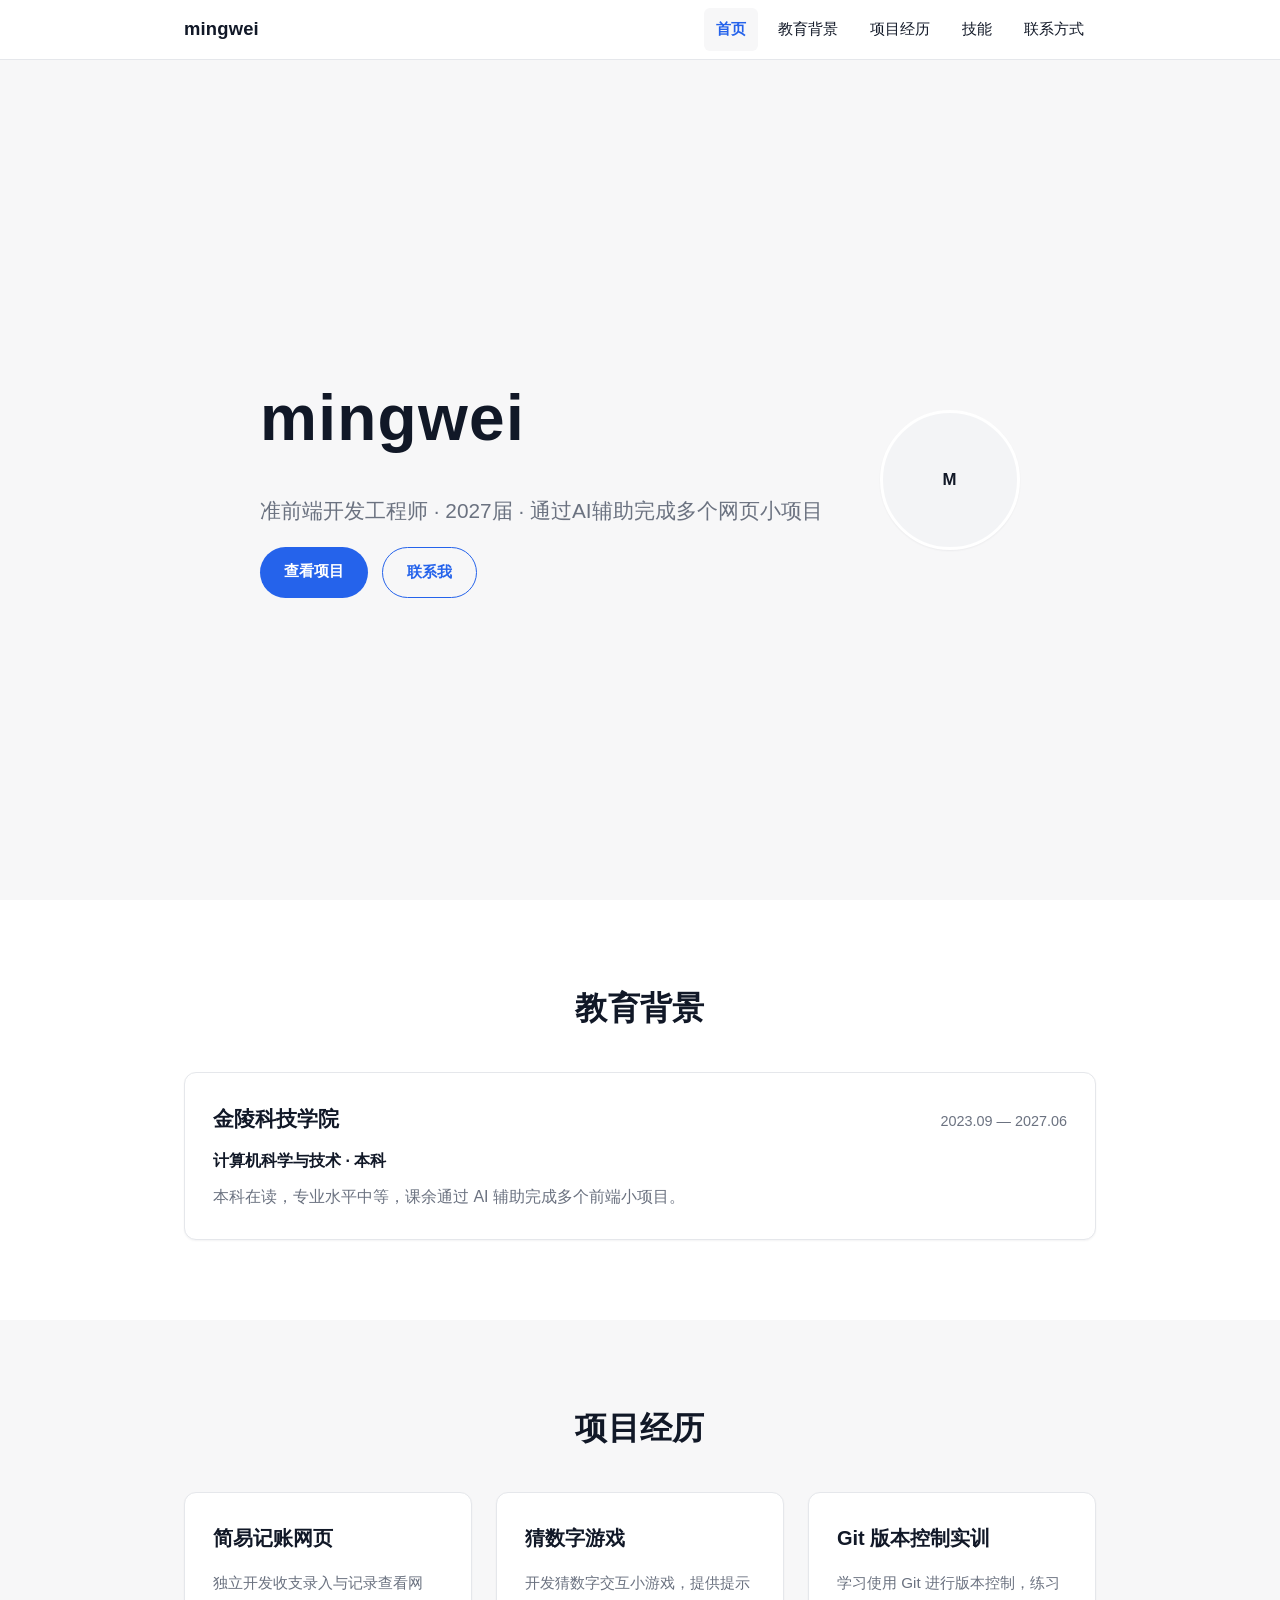
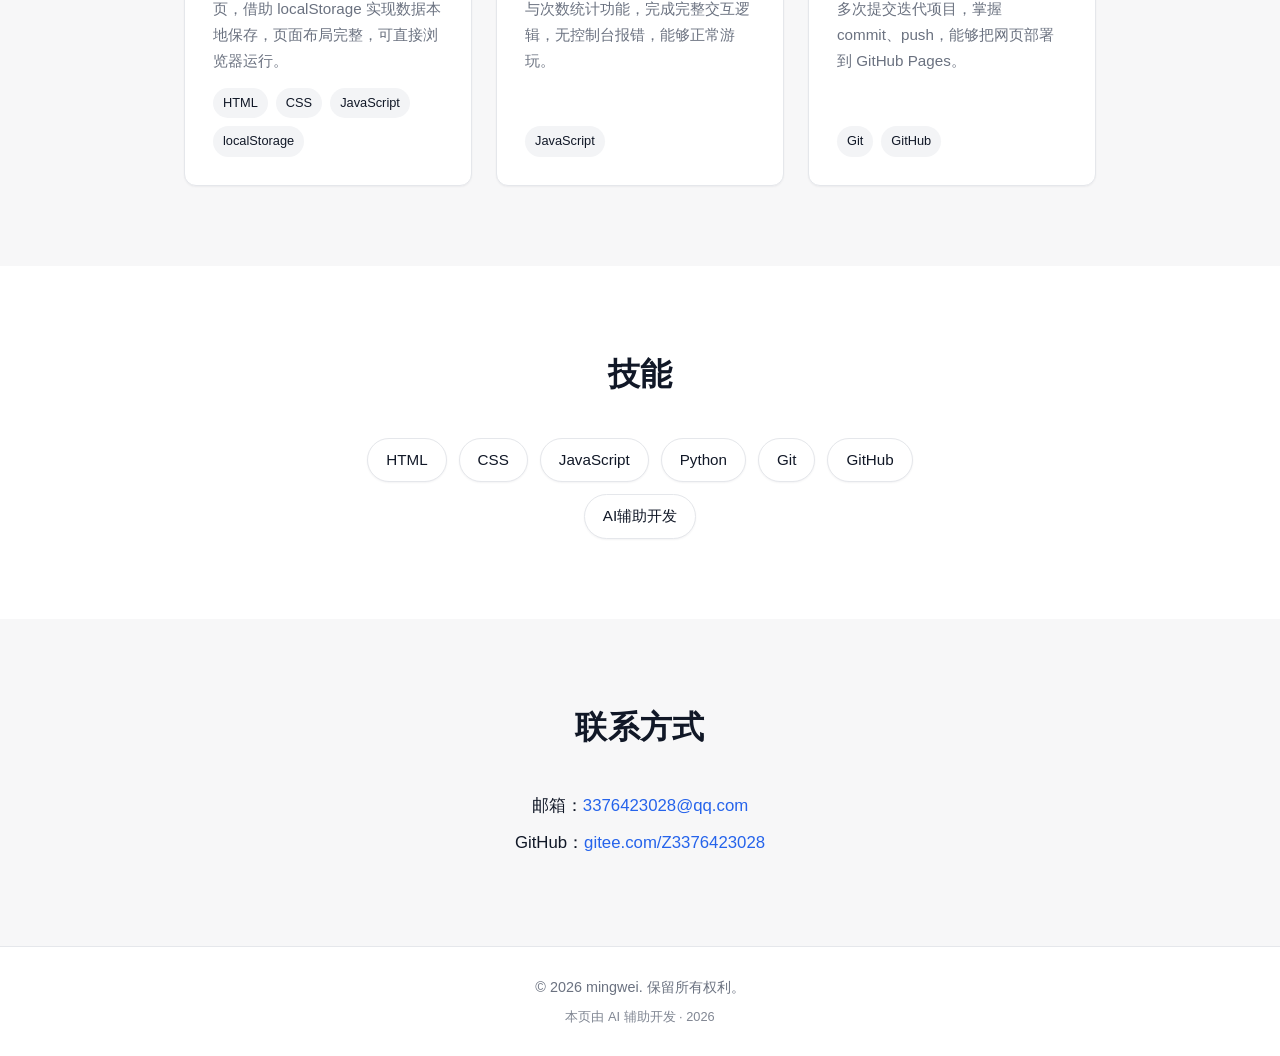
<file: index.html>
<!DOCTYPE html>
<html lang="zh-CN">
<head>
  <meta charset="UTF-8">
  <meta name="viewport" content="width=device-width, initial-scale=1.0">
  <title>mingwei · 个人主页</title>
  <link rel="stylesheet" href="style.css">
</head>
<body>
  <!-- ① 顶部导航 -->
  <header class="navbar">
    <div class="nav-inner">
      <a href="#hero" class="nav-brand">mingwei</a>
      <button class="nav-toggle" aria-label="切换菜单" aria-expanded="false">
        <span></span><span></span><span></span>
      </button>
      <nav class="nav-links" aria-label="主导航">
        <a href="#hero">首页</a>
        <a href="#education">教育背景</a>
        <a href="#projects">项目经历</a>
        <a href="#skills">技能</a>
        <a href="#contact">联系方式</a>
      </nav>
    </div>
  </header>

  <!-- ② 首屏 -->
  <section id="hero" class="hero">
    <div class="hero-inner">
      <div class="avatar" aria-hidden="true">M</div>
      <h1 class="hero-name">mingwei</h1>
      <p class="hero-tagline">准前端开发工程师 · 2027届 · 通过AI辅助完成多个网页小项目</p>
      <div class="hero-actions">
        <a href="#projects" class="btn btn-primary">查看项目</a>
        <a href="#contact" class="btn btn-ghost">联系我</a>
      </div>
    </div>
  </section>

  <!-- ③ 教育背景 -->
  <section id="education" class="section">
    <div class="container">
      <h2 class="section-title">教育背景</h2>
      <div class="edu-card">
        <div class="edu-head">
          <h3>金陵科技学院</h3>
          <span class="edu-time">2023.09 — 2027.06</span>
        </div>
        <p class="edu-major">计算机科学与技术 · 本科</p>
        <p class="edu-desc">本科在读，专业水平中等，课余通过 AI 辅助完成多个前端小项目。</p>
      </div>
    </div>
  </section>

  <!-- ④ 项目经历 -->
  <section id="projects" class="section section-alt">
    <div class="container">
      <h2 class="section-title">项目经历</h2>
      <div class="project-grid">
        <article class="project-card">
          <h3 class="project-title">简易记账网页</h3>
          <p class="project-desc">独立开发收支录入与记录查看网页，借助 localStorage 实现数据本地保存，页面布局完整，可直接浏览器运行。</p>
          <ul class="tag-list">
            <li>HTML</li>
            <li>CSS</li>
            <li>JavaScript</li>
            <li>localStorage</li>
          </ul>
        </article>
        <article class="project-card">
          <h3 class="project-title">猜数字游戏</h3>
          <p class="project-desc">开发猜数字交互小游戏，提供提示与次数统计功能，完成完整交互逻辑，无控制台报错，能够正常游玩。</p>
          <ul class="tag-list">
            <li>JavaScript</li>
          </ul>
        </article>
        <article class="project-card">
          <h3 class="project-title">Git 版本控制实训</h3>
          <p class="project-desc">学习使用 Git 进行版本控制，练习多次提交迭代项目，掌握 commit、push，能够把网页部署到 GitHub Pages。</p>
          <ul class="tag-list">
            <li>Git</li>
            <li>GitHub</li>
          </ul>
        </article>
      </div>
    </div>
  </section>

  <!-- ⑤ 技能 -->
  <section id="skills" class="section">
    <div class="container">
      <h2 class="section-title">技能</h2>
      <div class="skill-cloud">
        <span class="skill-tag">HTML</span>
        <span class="skill-tag">CSS</span>
        <span class="skill-tag">JavaScript</span>
        <span class="skill-tag">Python</span>
        <span class="skill-tag">Git</span>
        <span class="skill-tag">GitHub</span>
        <span class="skill-tag">AI辅助开发</span>
      </div>
    </div>
  </section>

  <!-- ⑥ 联系方式 -->
  <section id="contact" class="section section-alt">
    <div class="container contact">
      <h2 class="section-title">联系方式</h2>
      <p class="contact-item">
        邮箱：<a href="mailto:3376423028@qq.com">3376423028@qq.com</a>
      </p>
      <p class="contact-item">
        GitHub：<a href="https://gitee.com/Z3376423028" target="_blank" rel="noopener noreferrer">gitee.com/Z3376423028</a>
      </p>
    </div>
  </section>

  <!-- 页脚 -->
  <footer class="footer">
    <p>&copy; 2026 mingwei. 保留所有权利。</p>
    <p class="footer-ai">本页由 AI 辅助开发 · 2026</p>
  </footer>

  <script src="script.js"></script>
</body>
</html>
</file>
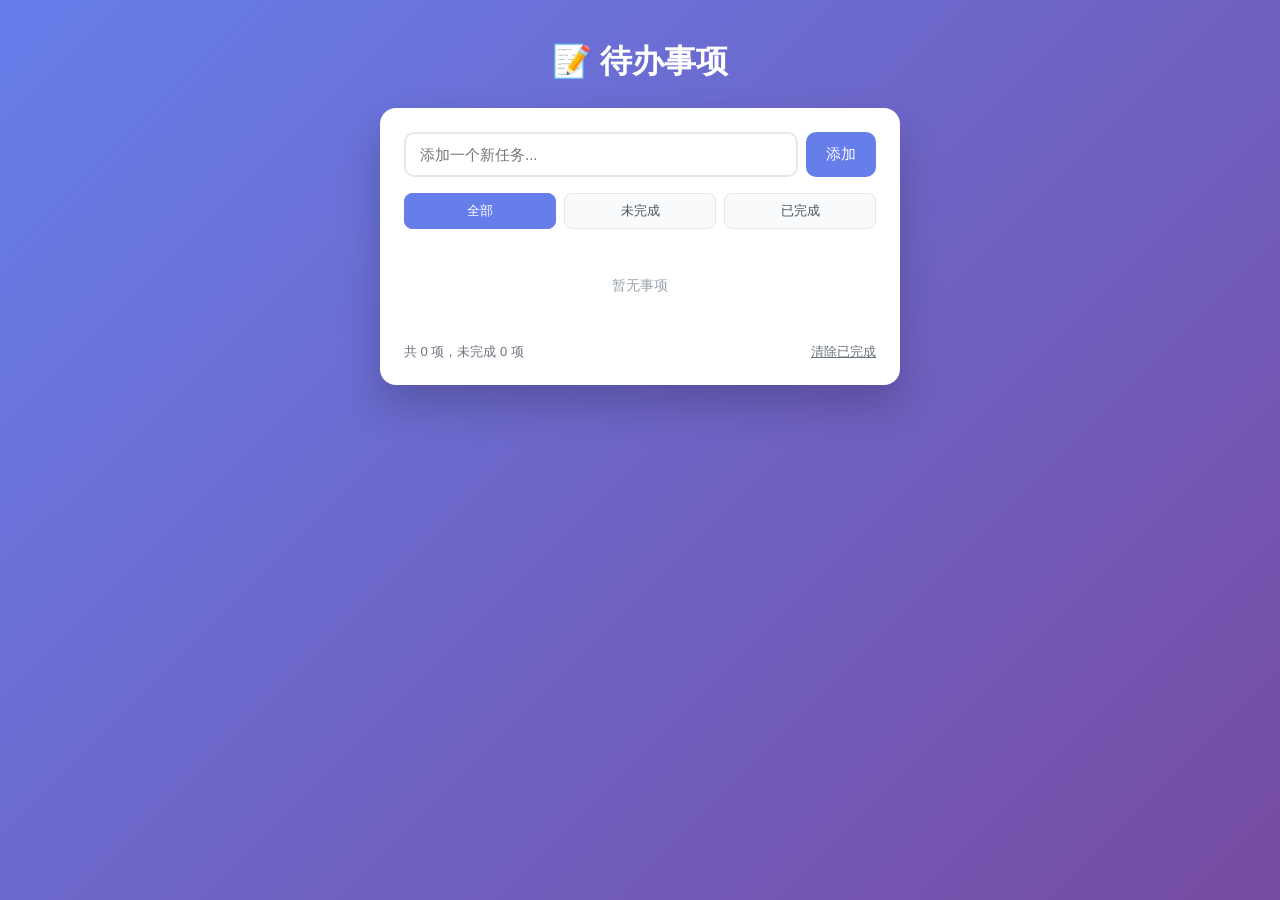
<file: vibe-training/task2-ledger/todo-app/index.html>
<!DOCTYPE html>
<html lang="zh-CN">
<head>
<meta charset="UTF-8">
<meta name="viewport" content="width=device-width, initial-scale=1.0">
<title>待办事项</title>
<style>
  * { box-sizing: border-box; margin: 0; padding: 0; }
  body {
    font-family: -apple-system, "Segoe UI", "Microsoft YaHei", sans-serif;
    background: linear-gradient(135deg, #667eea 0%, #764ba2 100%);
    min-height: 100vh; display: flex; justify-content: center; padding: 40px 16px;
  }
  .app { width: 100%; max-width: 520px; }
  h1 { color: #fff; text-align: center; margin-bottom: 24px; font-weight: 600; }
  .card {
    background: #fff; border-radius: 16px; padding: 24px;
    box-shadow: 0 20px 40px rgba(0,0,0,.2);
  }
  form { display: flex; gap: 8px; margin-bottom: 16px; }
  input[type="text"] {
    flex: 1; padding: 12px 14px; border: 2px solid #e5e7eb; border-radius: 10px;
    font-size: 15px; outline: none; transition: border-color .2s;
  }
  input[type="text"]:focus { border-color: #667eea; }
  button.add {
    padding: 12px 20px; background: #667eea; color: #fff; border: none;
    border-radius: 10px; font-size: 15px; cursor: pointer; transition: background .2s;
  }
  button.add:hover { background: #5568d3; }
  .filters { display: flex; gap: 8px; margin-bottom: 16px; }
  .filters button {
    flex: 1; padding: 8px; border: 1px solid #e5e7eb; background: #f9fafb;
    border-radius: 8px; cursor: pointer; font-size: 13px; color: #4b5563;
  }
  .filters button.active { background: #667eea; color: #fff; border-color: #667eea; }
  ul { list-style: none; }
  li {
    display: flex; align-items: center; gap: 12px; padding: 12px 8px;
    border-bottom: 1px solid #f3f4f6; animation: fadeIn .25s ease;
  }
  @keyframes fadeIn { from { opacity: 0; transform: translateY(-4px); } to { opacity: 1; } }
  li input[type="checkbox"] { width: 18px; height: 18px; accent-color: #667eea; cursor: pointer; }
  li .text { flex: 1; font-size: 15px; word-break: break-all; }
  li.done .text { text-decoration: line-through; color: #9ca3af; }
  li .del {
    border: none; background: none; color: #ef4444; font-size: 18px;
    cursor: pointer; padding: 4px 8px; border-radius: 6px; opacity: .6;
  }
  li .del:hover { opacity: 1; background: #fee2e2; }
  .footer { display: flex; justify-content: space-between; align-items: center; margin-top: 16px; font-size: 13px; color: #6b7280; }
  .footer button { border: none; background: none; color: #6b7280; cursor: pointer; text-decoration: underline; font-size: 13px; }
  .empty { text-align: center; color: #9ca3af; padding: 32px 0; font-size: 14px; }
</style>
</head>
<body>
<div class="app">
  <h1>📝 待办事项</h1>
  <div class="card">
    <form id="form">
      <input type="text" id="input" placeholder="添加一个新任务..." autocomplete="off" required>
      <button type="submit" class="add">添加</button>
    </form>
    <div class="filters">
      <button data-filter="all" class="active">全部</button>
      <button data-filter="active">未完成</button>
      <button data-filter="done">已完成</button>
    </div>
    <ul id="list"></ul>
    <div class="footer">
      <span id="count"></span>
      <button id="clear">清除已完成</button>
    </div>
  </div>
</div>

<script>
const KEY = 'todos';
let todos = JSON.parse(localStorage.getItem(KEY) || '[]');
let filter = 'all';

const $ = id => document.getElementById(id);

function save() { localStorage.setItem(KEY, JSON.stringify(todos)); }

function render() {
  const shown = todos.filter(t =>
    filter === 'all' ? true : filter === 'done' ? t.done : !t.done);
  $('list').innerHTML = shown.length ? '' : '<div class="empty">暂无事项</div>';
  for (const t of shown) {
    const li = document.createElement('li');
    if (t.done) li.classList.add('done');
    const cb = document.createElement('input');
    cb.type = 'checkbox'; cb.checked = t.done;
    cb.onchange = () => { t.done = cb.checked; save(); render(); };
    const span = document.createElement('span');
    span.className = 'text'; span.textContent = t.text;
    const del = document.createElement('button');
    del.className = 'del'; del.textContent = '✕'; del.title = '删除';
    del.onclick = () => { todos = todos.filter(x => x.id !== t.id); save(); render(); };
    li.append(cb, span, del);
    $('list').appendChild(li);
  }
  const left = todos.filter(t => !t.done).length;
  $('count').textContent = `共 ${todos.length} 项，未完成 ${left} 项`;
}

$('form').onsubmit = e => {
  e.preventDefault();
  const text = $('input').value.trim();
  if (!text) return;
  todos.unshift({ id: Date.now(), text, done: false });
  $('input').value = '';
  save(); render();
};

document.querySelectorAll('.filters button').forEach(btn => {
  btn.onclick = () => {
    filter = btn.dataset.filter;
    document.querySelectorAll('.filters button').forEach(b => b.classList.toggle('active', b === btn));
    render();
  };
});

$('clear').onclick = () => { todos = todos.filter(t => !t.done); save(); render(); };

render();
</script>
</body>
</html>
</file>
<file: style.css>
/* ===== Reset & Base ===== */
*,
*::before,
*::after {
  box-sizing: border-box;
  margin: 0;
  padding: 0;
}

:root {
  --c-primary: #2563eb;          /* 唯一主色 */
  --c-primary-dark: #1d4ed8;
  --c-text: #111827;             /* 近黑 */
  --c-muted: #6b7280;            /* 中灰 */
  --c-faint: #9ca3af;            /* 浅灰 */
  --c-bg: #ffffff;               /* 白 */
  --c-bg-alt: #f7f7f8;           /* 极浅灰（交替区块） */
  --c-bg-soft: #f3f4f6;          /* 标签底灰 */
  --c-border: #e5e7eb;
  --shadow-sm: 0 1px 2px rgba(17, 24, 39, 0.05);
  --shadow-md: 0 4px 14px rgba(17, 24, 39, 0.08);
  --radius: 12px;                /* 统一卡片圆角 */
  --nav-h: 60px;
  --max-w: 960px;
}

html {
  scroll-behavior: smooth;
  -webkit-text-size-adjust: 100%;
}

body {
  font-family: -apple-system, BlinkMacSystemFont, "Segoe UI", "PingFang SC",
    "Microsoft YaHei", sans-serif;
  color: var(--c-text);
  background: var(--c-bg);
  line-height: 1.75;             /* 正文行距放松 */
  overflow-wrap: break-word;     /* 防止长串/URL 溢出屏幕 */
}

a {
  color: var(--c-primary);
  text-decoration: none;
  transition: color 0.15s ease;
}

a:hover {
  color: var(--c-primary-dark);
}

.container {
  width: 100%;
  max-width: var(--max-w);
  margin: 0 auto;
  padding: 0 24px;
}

/* ===== ① 顶部导航 ===== */
.navbar {
  position: sticky;
  top: 0;
  z-index: 100;
  height: var(--nav-h);
  background: rgba(255, 255, 255, 0.96);
  backdrop-filter: saturate(180%) blur(8px);
  border-bottom: 1px solid var(--c-border);
}

.nav-inner {
  max-width: var(--max-w);
  height: 100%;
  margin: 0 auto;
  padding: 0 24px;
  display: flex;
  align-items: center;
  justify-content: space-between;
}

.nav-brand {
  font-weight: 700;
  font-size: 1.15rem;           /* 标题放大 */
  letter-spacing: 0.01em;
  color: var(--c-text);
}

.nav-links {
  display: flex;
  gap: 8px;
}

.nav-links a {
  padding: 8px 12px;
  border-radius: 6px;
  color: var(--c-text);
  font-size: 0.95rem;
}

.nav-links a:hover {
  background: var(--c-bg-alt);
  color: var(--c-primary);
}

.nav-links a.is-active {
  color: var(--c-primary);
  background: var(--c-bg-alt);
  font-weight: 600;
}

.nav-toggle {
  display: none;
  flex-direction: column;
  justify-content: space-between;
  width: 24px;
  height: 18px;
  background: transparent;
  border: none;
  cursor: pointer;
}

.nav-toggle span {
  display: block;
  height: 2px;
  width: 100%;
  background: var(--c-text);
  border-radius: 2px;
  transition: transform 0.25s ease, opacity 0.25s ease;
}

.nav-toggle.is-open span:nth-child(1) {
  transform: translateY(8px) rotate(45deg);
}

.nav-toggle.is-open span:nth-child(2) {
  opacity: 0;
}

.nav-toggle.is-open span:nth-child(3) {
  transform: translateY(-8px) rotate(-45deg);
}

/* ===== ② 首屏 ===== */
.hero {
  min-height: calc(100vh - var(--nav-h));
  display: flex;
  align-items: center;
  justify-content: center;
  text-align: left;              /* 桌面左对齐，突出姓名与定位 */
  background: var(--c-bg-alt);   /* 极简浅色，去除渐变 */
  padding: 48px 24px;
}

.hero-inner {
  display: grid;
  grid-template-columns: 1fr auto;  /* 左文字 / 右头像 */
  align-items: center;
  justify-items: start;
  gap: 20px 56px;
  width: 100%;
  max-width: 760px;
}

.avatar {
  grid-column: 2;
  grid-row: 1 / span 3;
  justify-self: end;
  width: 140px;
  height: 140px;
  border-radius: 50%;
  background: var(--c-bg-soft);  /* 中性灰，替代紫色 */
  color: var(--c-text);
  display: flex;
  align-items: center;
  justify-content: center;
  font-size: 1.05rem;
  font-weight: 700;
  letter-spacing: 0.05em;
  border: 3px solid #fff;
  box-shadow: var(--shadow-sm);
}

.hero-name {
  grid-column: 1;
  grid-row: 1;
  font-size: clamp(2.5rem, 6vw, 4rem);  /* 不小于 40px */
  font-weight: 800;
  letter-spacing: 0.02em;
  color: var(--c-text);
}

.hero-tagline {
  grid-column: 1;
  grid-row: 2;
  font-size: clamp(1.05rem, 2.5vw, 1.3rem);
  color: var(--c-muted);
  line-height: 1.6;
}

.hero-actions {
  grid-column: 1;
  grid-row: 3;
  display: flex;
  gap: 14px;
  flex-wrap: wrap;
  justify-content: flex-start;
}

.btn {
  display: inline-block;
  padding: 11px 24px;
  border-radius: 999px;
  font-size: 0.95rem;
  font-weight: 600;
  transition: transform 0.15s ease, background 0.15s ease, color 0.15s ease;
}

.btn:hover {
  transform: translateY(-1px);
}

.btn-primary {
  background: var(--c-primary);
  color: #fff;
}

.btn-primary:hover {
  background: var(--c-primary-dark);
  color: #fff;
}

.btn-ghost {
  background: transparent;
  color: var(--c-primary);
  border: 1.5px solid var(--c-primary);
}

.btn-ghost:hover {
  background: var(--c-primary);
  color: #fff;
}

/* ===== 通用区块 ===== */
.section {
  padding: 80px 0;             /* 间距统一加大 */
}

.section-alt {
  background: var(--c-bg-alt);
}

.section-title {
  font-size: 2rem;             /* 标题放大加粗 */
  font-weight: 800;
  letter-spacing: 0.01em;
  margin-bottom: 36px;
  text-align: center;
  color: var(--c-text);
}

/* ===== ③ 教育背景 ===== */
.edu-card {
  background: var(--c-bg);
  border: 1px solid var(--c-border);
  border-radius: var(--radius);   /* 统一圆角 12px */
  padding: 28px;                  /* 统一间距 */
  box-shadow: var(--shadow-sm);
  transition: transform 0.18s ease, box-shadow 0.18s ease;
}

.edu-card:hover {
  transform: translateY(-3px);
  box-shadow: var(--shadow-md);
}

.edu-head {
  display: flex;
  justify-content: space-between;
  align-items: baseline;
  gap: 12px;
  flex-wrap: wrap;
}

.edu-head h3 {
  font-size: 1.3rem;            /* 标题放大加粗 */
  font-weight: 700;
}

.edu-time {
  color: var(--c-muted);
  font-size: 0.9rem;
  white-space: nowrap;
}

.edu-major {
  margin-top: 10px;
  color: var(--c-text);          /* 去主色，改近黑 */
  font-weight: 600;
}

.edu-desc {
  margin-top: 8px;
  color: var(--c-muted);
}

/* ===== ④ 项目经历 ===== */
.project-grid {
  display: grid;
  grid-template-columns: repeat(3, 1fr);  /* 桌面端一行三列 */
  gap: 24px;                     /* 统一卡片间距 */
}

.project-card {
  background: var(--c-bg);
  border: 1px solid var(--c-border);
  border-radius: var(--radius);   /* 统一圆角 12px */
  padding: 28px;                  /* 与 edu-card 统一 */
  display: flex;
  flex-direction: column;
  gap: 14px;
  box-shadow: var(--shadow-sm);
  transition: transform 0.18s ease, box-shadow 0.18s ease;
}

.project-card:hover {
  transform: translateY(-3px);
  box-shadow: var(--shadow-md);
}

.project-title {
  font-size: 1.25rem;            /* 标题放大加粗 */
  font-weight: 700;
}

.project-desc {
  color: var(--c-muted);
  font-size: 0.95rem;
  line-height: 1.7;              /* 正文行距放松 */
  flex: 1;
}

.tag-list {
  list-style: none;
  display: flex;
  flex-wrap: wrap;
  gap: 8px;
}

.tag-list li {
  background: var(--c-bg-soft);  /* 中性灰，替代蓝色调 */
  color: var(--c-text);
  font-size: 0.8rem;
  padding: 4px 10px;
  border-radius: 999px;
}

/* ===== ⑤ 技能标签云 ===== */
.skill-cloud {
  display: flex;
  flex-wrap: wrap;
  gap: 12px;
  justify-content: center;
  max-width: 640px;
  margin: 0 auto;
}

.skill-tag {
  background: var(--c-bg);
  border: 1px solid var(--c-border);
  color: var(--c-text);
  padding: 8px 18px;
  border-radius: 999px;
  font-size: 0.95rem;
  box-shadow: var(--shadow-sm);
  transition: transform 0.15s ease, border-color 0.15s ease, color 0.15s ease;
}

.skill-tag:hover {
  transform: translateY(-2px);
  border-color: var(--c-faint);   /* 灰色 hover，替代蓝色 */
  color: var(--c-text);
}

/* ===== ⑥ 联系方式 + 页脚 ===== */
.contact {
  text-align: center;
}

.contact-item {
  margin: 8px 0;
  font-size: 1.05rem;
}

.footer {
  text-align: center;
  padding: 28px 16px;
  color: var(--c-muted);
  font-size: 0.9rem;
  border-top: 1px solid var(--c-border);
}

.footer-ai {
  margin-top: 6px;
  font-size: 0.8rem;
  opacity: 0.85;
}

/* ===== 响应式：移动端 ===== */
@media (max-width: 640px) {
  .nav-toggle {
    display: flex;
  }

  .nav-links {
    position: absolute;
    top: var(--nav-h);
    left: 0;
    right: 0;
    flex-direction: column;
    background: var(--c-bg);
    border-bottom: 1px solid var(--c-border);
    padding: 8px 24px;
    gap: 4px;
    max-height: 0;
    overflow: hidden;
    transition: max-height 0.25s ease;
  }

  .nav-links.is-open {
    max-height: 320px;
  }

  .nav-links a {
    padding: 12px 8px;
    border-radius: 6px;
  }

  .section {
    padding: 60px 0;
  }

  .section-title {
    font-size: 1.6rem;
    margin-bottom: 24px;
  }

  /* 首屏移动端：纵向堆叠、头像缩小、文字满宽防溢出 */
  .hero {
    text-align: center;
  }

  .hero-inner {
    display: flex;
    flex-direction: column;
    align-items: stretch;        /* 文字元素占满宽度，自动换行 */
    gap: 18px;
  }

  .hero-name,
  .hero-tagline {
    max-width: 100%;             /* 双保险，防长串溢出 */
  }

  .hero-actions {
    justify-content: center;
  }

  .avatar {
    align-self: center;          /* 头像居中 */
    width: 96px;                 /* 缩小，不遮挡文字 */
    height: 96px;
  }
}

/* 项目卡片响应式：桌面 3 列 → 平板 2 列 → 手机 1 列 */
@media (max-width: 820px) {
  .project-grid {
    grid-template-columns: repeat(2, 1fr);
  }
}

@media (max-width: 640px) {
  .project-grid {
    grid-template-columns: 1fr;
  }
}
</file>
